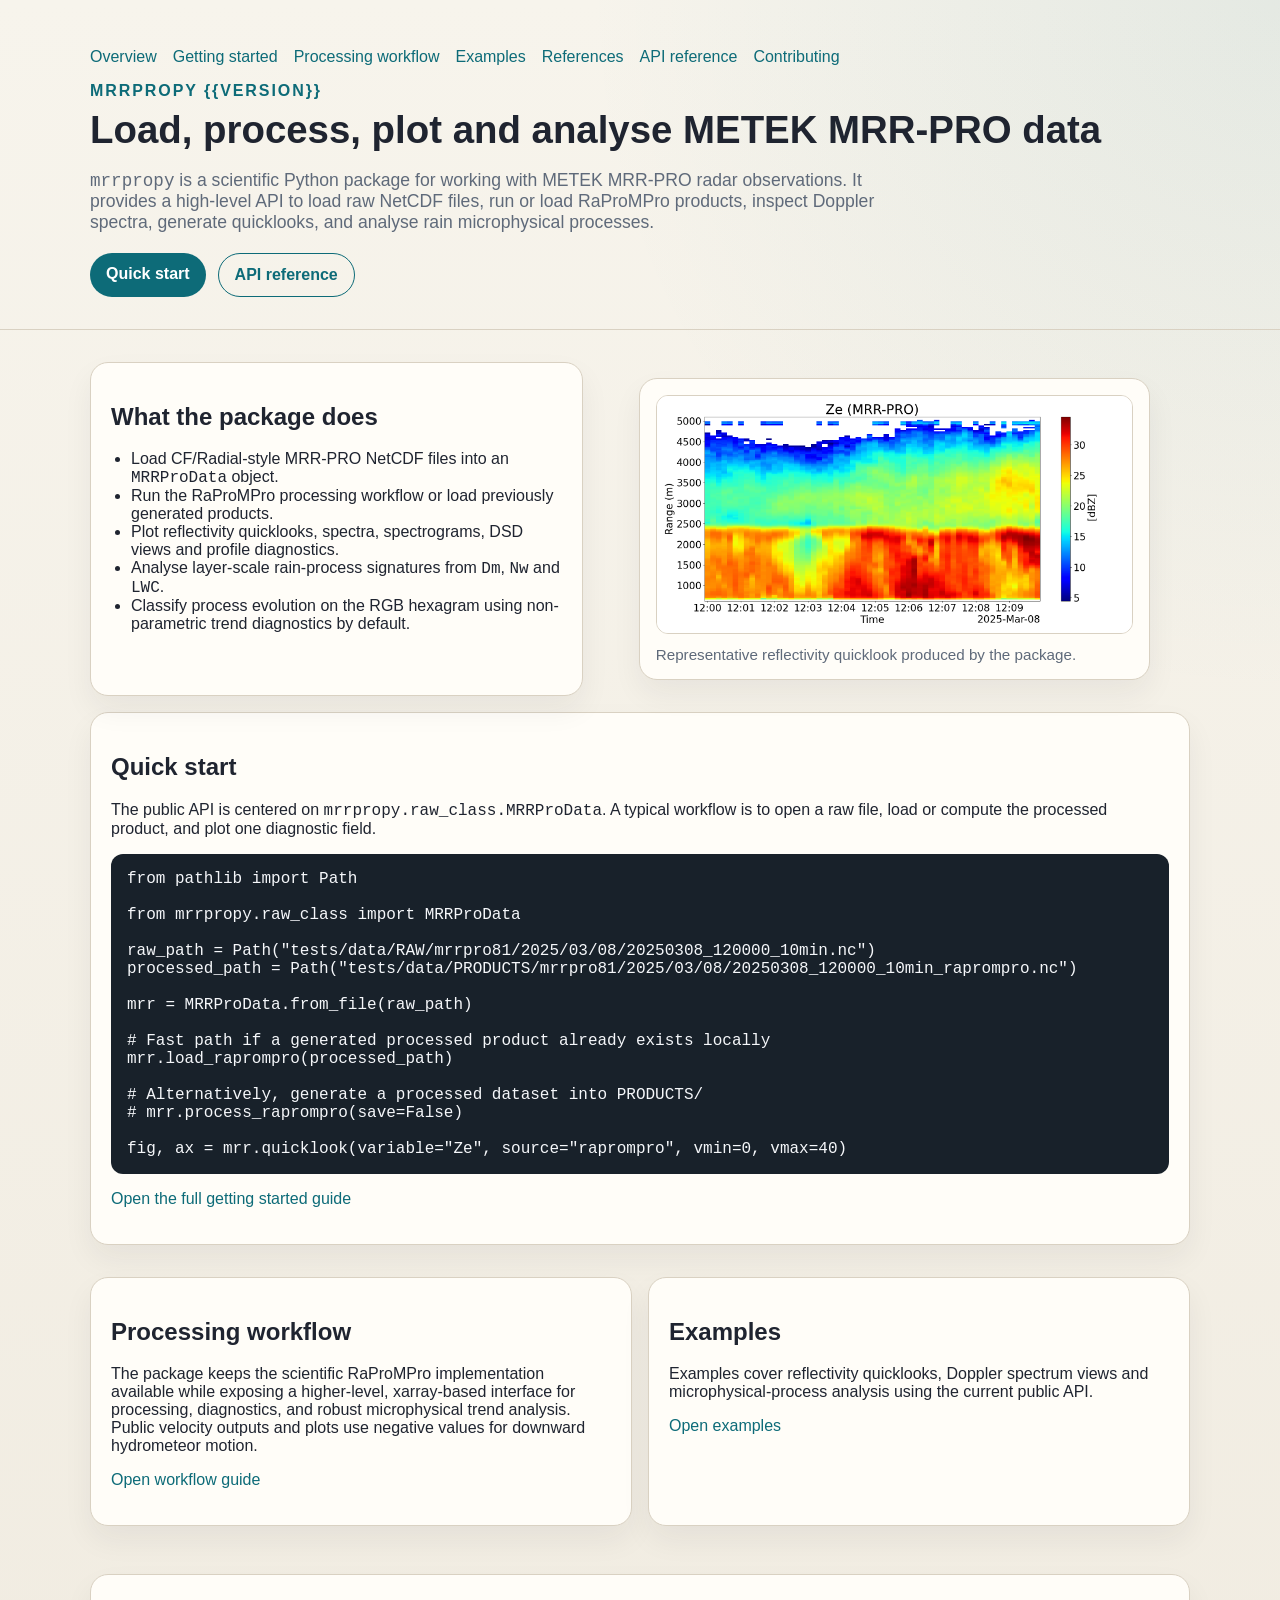
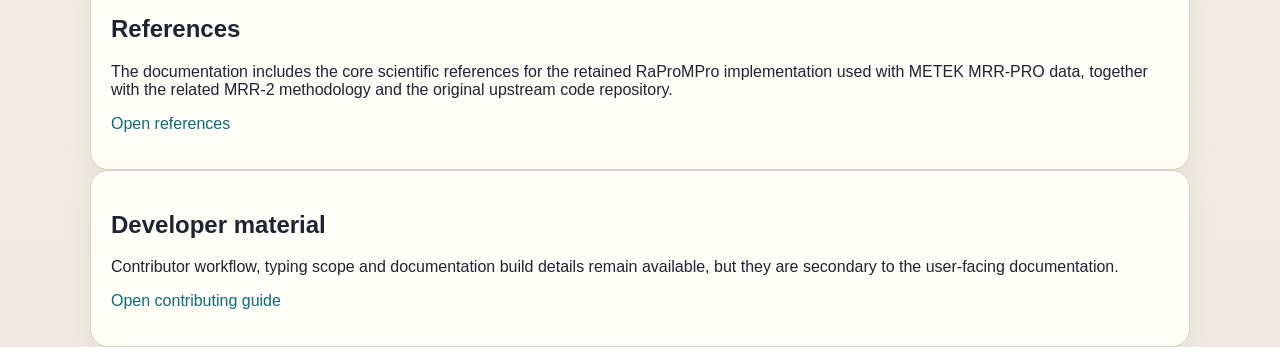
<file: docs/index.html>
<!DOCTYPE html>
<html lang="en">
<head>
  <meta charset="utf-8">
  <meta name="viewport" content="width=device-width, initial-scale=1">
  <title>mrrpropy</title>
  <link rel="stylesheet" href="assets/site.css">
</head>
<body>
  <header class="site-header">
    <div class="wrap">
      <nav class="nav">
        <a href="index.html">Overview</a>
        <a href="getting-started.html">Getting started</a>
        <a href="processing-workflow.html">Processing workflow</a>
        <a href="examples.html">Examples</a>
        <a href="references.html">References</a>
        <a href="api/mrrpropy.html">API reference</a>
        <a href="contributing.html">Contributing</a>
      </nav>
      <p class="eyebrow">mrrpropy {{VERSION}}</p>
      <h1>Load, process, plot and analyse METEK MRR-PRO data</h1>
      <p class="lead">
        <code>mrrpropy</code> is a scientific Python package for working with
        METEK MRR-PRO radar observations. It provides a high-level API to load raw
        NetCDF files, run or load RaProMPro products, inspect Doppler spectra,
        generate quicklooks, and analyse rain microphysical processes.
      </p>
      <div class="cta-row">
        <a class="button" href="getting-started.html">Quick start</a>
        <a class="button secondary" href="api/mrrpropy.html">API reference</a>
      </div>
    </div>
  </header>

  <main class="wrap">
    <section class="hero-grid">
      <div class="card">
        <h2>What the package does</h2>
        <ul>
          <li>Load CF/Radial-style MRR-PRO NetCDF files into an <code>MRRProData</code> object.</li>
          <li>Run the RaProMPro processing workflow or load previously generated products.</li>
          <li>Plot reflectivity quicklooks, spectra, spectrograms, DSD views and profile diagnostics.</li>
        <li>Analyse layer-scale rain-process signatures from <code>Dm</code>, <code>Nw</code> and <code>LWC</code>.</li>
        <li>Classify process evolution on the RGB hexagram using non-parametric trend diagnostics by default.</li>
        </ul>
      </div>
      <figure class="figure-card">
        <img src="assets/hero_quicklook_ze.png" alt="Quicklook of Ze generated from mrrpropy">
        <figcaption>Representative reflectivity quicklook produced by the package.</figcaption>
      </figure>
    </section>

    <section class="card">
      <h2>Quick start</h2>
      <p>
        The public API is centered on <code>mrrpropy.raw_class.MRRProData</code>.
        A typical workflow is to open a raw file, load or compute the processed
        product, and plot one diagnostic field.
      </p>
      <pre><code>from pathlib import Path

from mrrpropy.raw_class import MRRProData

raw_path = Path("tests/data/RAW/mrrpro81/2025/03/08/20250308_120000_10min.nc")
processed_path = Path("tests/data/PRODUCTS/mrrpro81/2025/03/08/20250308_120000_10min_raprompro.nc")

mrr = MRRProData.from_file(raw_path)

# Fast path if a generated processed product already exists locally
mrr.load_raprompro(processed_path)

# Alternatively, generate a processed dataset into PRODUCTS/
# mrr.process_raprompro(save=False)

fig, ax = mrr.quicklook(variable="Ze", source="raprompro", vmin=0, vmax=40)</code></pre>
      <p><a href="getting-started.html">Open the full getting started guide</a></p>
    </section>

    <section class="grid two-up">
      <section class="card">
        <h2>Processing workflow</h2>
        <p>
          The package keeps the scientific RaProMPro implementation available while
          exposing a higher-level, xarray-based interface for processing, diagnostics,
          and robust microphysical trend analysis. Public velocity outputs and plots
          use negative values for downward hydrometeor motion.
        </p>
        <p><a href="processing-workflow.html">Open workflow guide</a></p>
      </section>
      <section class="card">
        <h2>Examples</h2>
        <p>
          Examples cover reflectivity quicklooks, Doppler spectrum views and
          microphysical-process analysis using the current public API.
        </p>
        <p><a href="examples.html">Open examples</a></p>
      </section>
    </section>

    <section class="card">
      <h2>References</h2>
      <p>
        The documentation includes the core scientific references for the retained
        RaProMPro implementation used with METEK MRR-PRO data, together with the
        related MRR-2 methodology and the original upstream code repository.
      </p>
      <p><a href="references.html">Open references</a></p>
    </section>

    <section class="card">
      <h2>Developer material</h2>
      <p>
        Contributor workflow, typing scope and documentation build details remain
        available, but they are secondary to the user-facing documentation.
      </p>
      <p><a href="contributing.html">Open contributing guide</a></p>
    </section>
  </main>
</body>
</html>
</file>
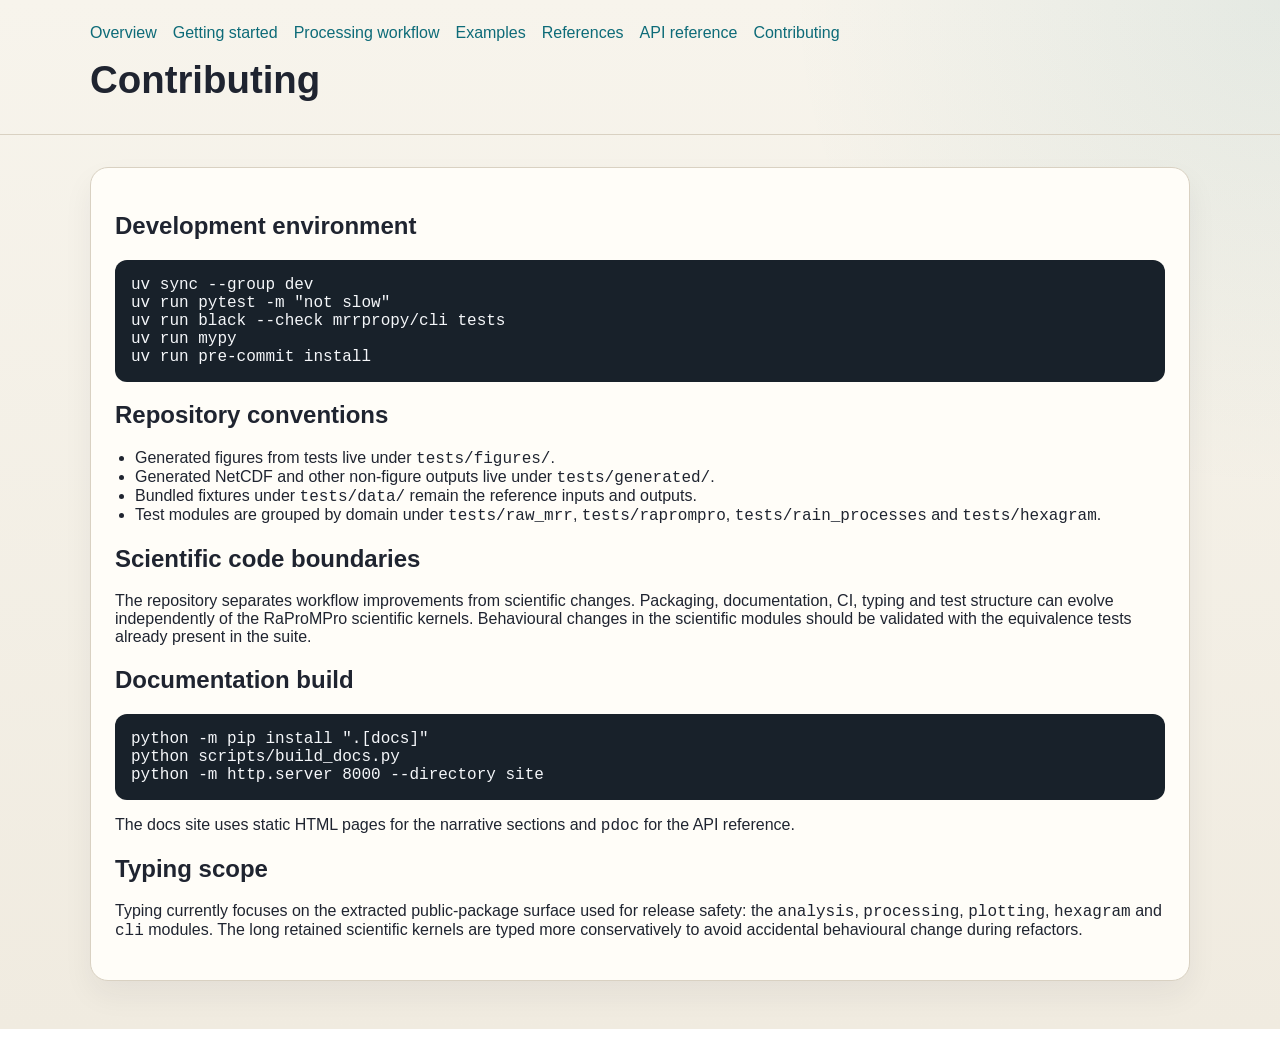
<file: docs/contributing.html>
<!DOCTYPE html>
<html lang="en">
<head>
  <meta charset="utf-8">
  <meta name="viewport" content="width=device-width, initial-scale=1">
  <title>mrrpropy contributing</title>
  <link rel="stylesheet" href="assets/site.css">
</head>
<body>
  <header class="site-header compact">
    <div class="wrap">
      <nav class="nav">
        <a href="index.html">Overview</a>
        <a href="getting-started.html">Getting started</a>
        <a href="processing-workflow.html">Processing workflow</a>
        <a href="examples.html">Examples</a>
        <a href="references.html">References</a>
        <a href="api/mrrpropy.html">API reference</a>
        <a href="contributing.html">Contributing</a>
      </nav>
      <h1>Contributing</h1>
    </div>
  </header>

  <main class="wrap prose">
    <h2>Development environment</h2>
    <pre><code>uv sync --group dev
uv run pytest -m "not slow"
uv run black --check mrrpropy/cli tests
uv run mypy
uv run pre-commit install</code></pre>

    <h2>Repository conventions</h2>
    <ul>
      <li>Generated figures from tests live under <code>tests/figures/</code>.</li>
      <li>Generated NetCDF and other non-figure outputs live under <code>tests/generated/</code>.</li>
      <li>Bundled fixtures under <code>tests/data/</code> remain the reference inputs and outputs.</li>
      <li>Test modules are grouped by domain under <code>tests/raw_mrr</code>, <code>tests/raprompro</code>, <code>tests/rain_processes</code> and <code>tests/hexagram</code>.</li>
    </ul>

    <h2>Scientific code boundaries</h2>
    <p>
      The repository separates workflow improvements from scientific changes. Packaging,
      documentation, CI, typing and test structure can evolve independently of the
      RaProMPro scientific kernels. Behavioural changes in the scientific modules should
      be validated with the equivalence tests already present in the suite.
    </p>

    <h2>Documentation build</h2>
    <pre><code>python -m pip install ".[docs]"
python scripts/build_docs.py
python -m http.server 8000 --directory site</code></pre>
    <p>
      The docs site uses static HTML pages for the narrative sections and
      <code>pdoc</code> for the API reference.
    </p>

    <h2>Typing scope</h2>
    <p>
      Typing currently focuses on the extracted public-package surface used for
      release safety: the <code>analysis</code>, <code>processing</code>,
      <code>plotting</code>, <code>hexagram</code> and <code>cli</code> modules.
      The long retained scientific kernels are typed more conservatively to avoid
      accidental behavioural change during refactors.
    </p>
  </main>
</body>
</html>
</file>
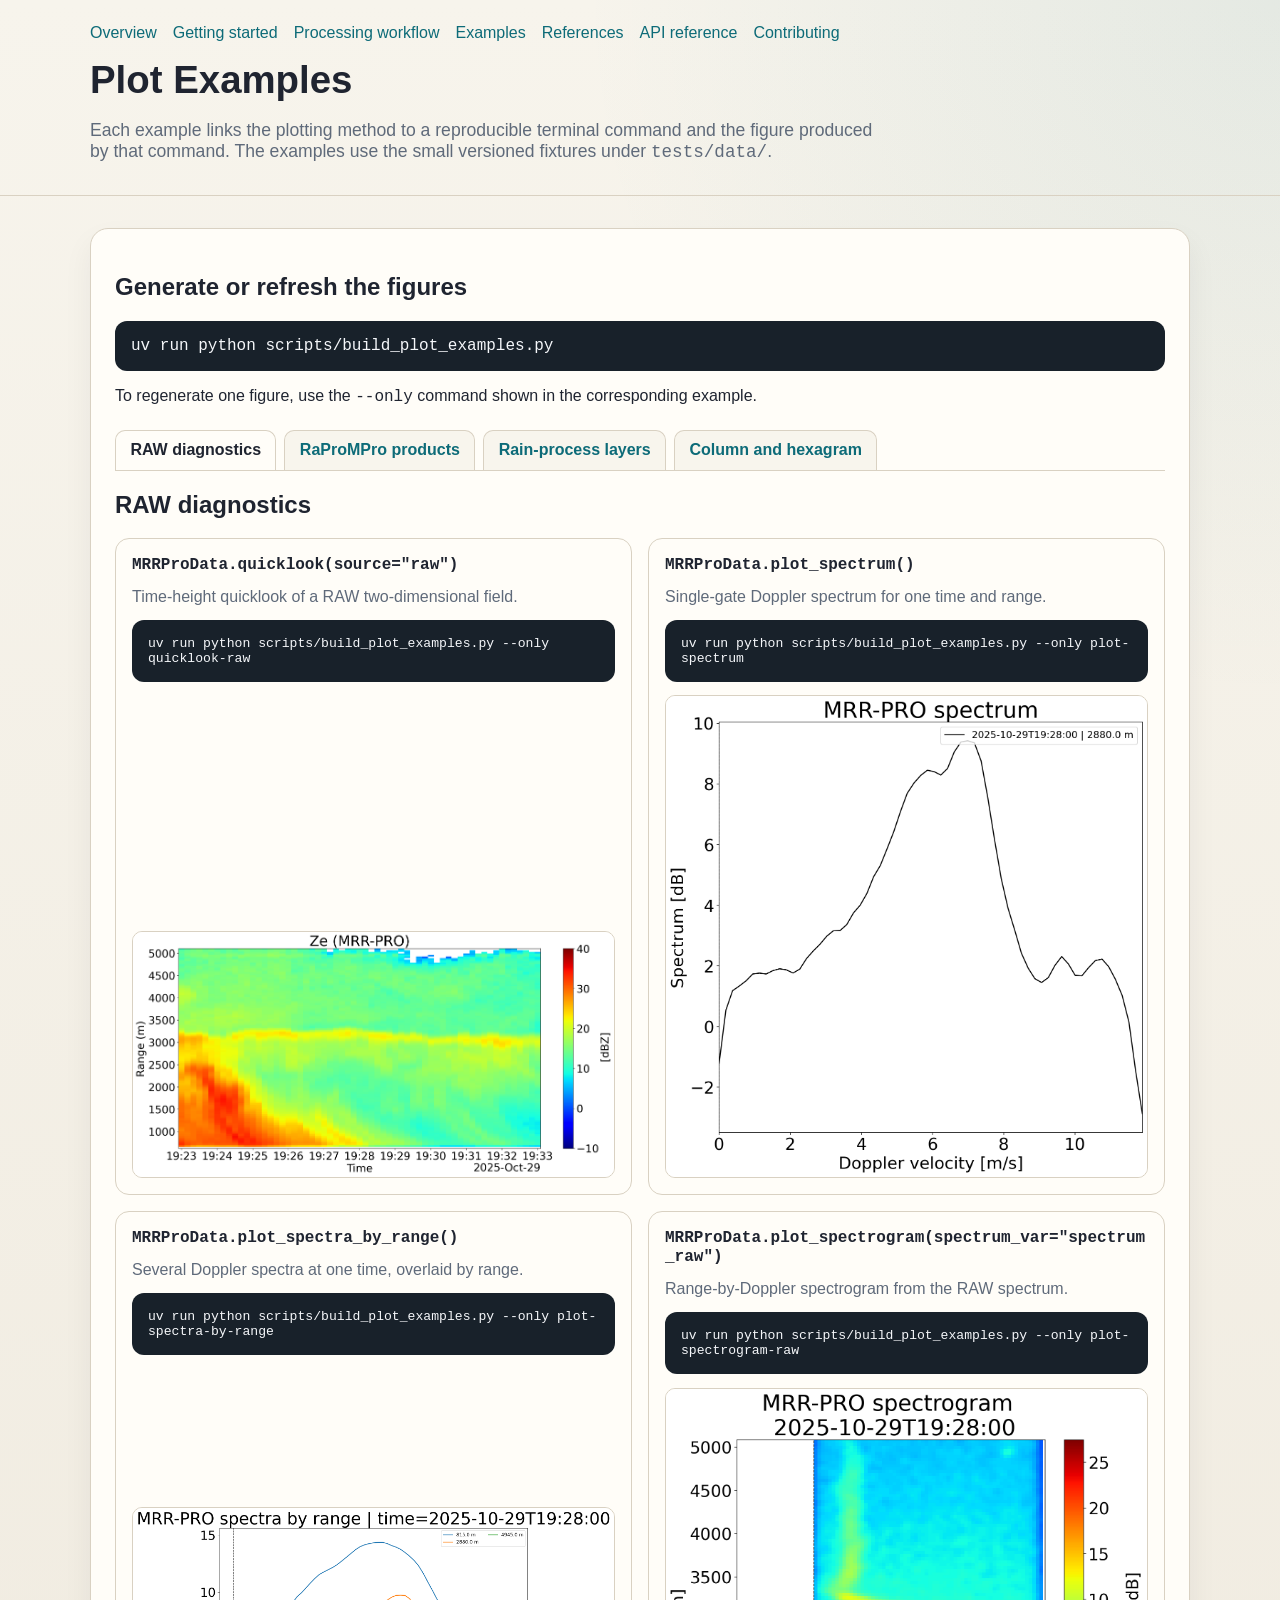
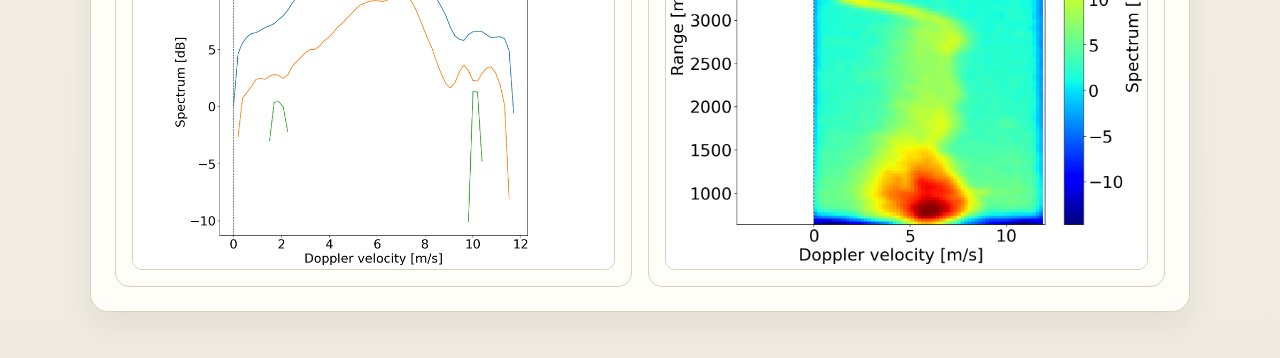
<file: docs/examples.html>
<!DOCTYPE html>
<html lang="en">
<head>
  <meta charset="utf-8">
  <meta name="viewport" content="width=device-width, initial-scale=1">
  <title>mrrpropy plot examples</title>
  <link rel="stylesheet" href="assets/site.css">
</head>
<body>
  <header class="site-header compact">
    <div class="wrap">
      <nav class="nav">
        <a href="index.html">Overview</a>
        <a href="getting-started.html">Getting started</a>
        <a href="processing-workflow.html">Processing workflow</a>
        <a href="examples.html">Examples</a>
        <a href="references.html">References</a>
        <a href="api/mrrpropy.html">API reference</a>
        <a href="contributing.html">Contributing</a>
      </nav>
      <h1>Plot Examples</h1>
      <p class="lead">
        Each example links the plotting method to a reproducible terminal command
        and the figure produced by that command. The examples use the small
        versioned fixtures under <code>tests/data/</code>.
      </p>
    </div>
  </header>

  <main class="wrap prose">
    <section>
      <h2>Generate or refresh the figures</h2>
      <pre><code>uv run python scripts/build_plot_examples.py</code></pre>
      <p>
        To regenerate one figure, use the <code>--only</code> command shown in
        the corresponding example.
      </p>
    </section>

    <section class="plot-tabs">
      <input type="radio" name="plot-tabs" id="tab-raw" checked>
      <input type="radio" name="plot-tabs" id="tab-processed">
      <input type="radio" name="plot-tabs" id="tab-processes">
      <input type="radio" name="plot-tabs" id="tab-column">

      <div class="tab-list" role="tablist" aria-label="Plot example groups">
        <label for="tab-raw" role="tab">RAW diagnostics</label>
        <label for="tab-processed" role="tab">RaProMPro products</label>
        <label for="tab-processes" role="tab">Rain-process layers</label>
        <label for="tab-column" role="tab">Column and hexagram</label>
      </div>

      <section class="tab-panel raw-panel">
        <h2>RAW diagnostics</h2>
        <div class="example-grid">
          <article class="plot-card">
            <h3><code>MRRProData.quicklook(source="raw")</code></h3>
            <p>Time-height quicklook of a RAW two-dimensional field.</p>
            <pre><code>uv run python scripts/build_plot_examples.py --only quicklook-raw</code></pre>
            <figure>
              <img src="assets/plot-examples/quicklook_raw_ze.png" alt="RAW Ze quicklook">
            </figure>
          </article>

          <article class="plot-card">
            <h3><code>MRRProData.plot_spectrum()</code></h3>
            <p>Single-gate Doppler spectrum for one time and range.</p>
            <pre><code>uv run python scripts/build_plot_examples.py --only plot-spectrum</code></pre>
            <figure>
              <img src="assets/plot-examples/plot_spectrum.png" alt="Single Doppler spectrum">
            </figure>
          </article>

          <article class="plot-card">
            <h3><code>MRRProData.plot_spectra_by_range()</code></h3>
            <p>Several Doppler spectra at one time, overlaid by range.</p>
            <pre><code>uv run python scripts/build_plot_examples.py --only plot-spectra-by-range</code></pre>
            <figure>
              <img src="assets/plot-examples/plot_spectra_by_range.png" alt="Doppler spectra by range">
            </figure>
          </article>

          <article class="plot-card">
            <h3><code>MRRProData.plot_spectrogram(spectrum_var="spectrum_raw")</code></h3>
            <p>Range-by-Doppler spectrogram from the RAW spectrum.</p>
            <pre><code>uv run python scripts/build_plot_examples.py --only plot-spectrogram-raw</code></pre>
            <figure>
              <img src="assets/plot-examples/plot_spectrogram_raw.png" alt="RAW Doppler spectrogram">
            </figure>
          </article>
        </div>
      </section>

      <section class="tab-panel processed-panel">
        <h2>RaProMPro products</h2>
        <div class="example-grid">
          <article class="plot-card">
            <h3><code>MRRProData.quicklook(source="raprompro")</code></h3>
            <p>Time-height quicklook of a processed RaProMPro field.</p>
            <pre><code>uv run python scripts/build_plot_examples.py --only quicklook-raprompro</code></pre>
            <figure>
              <img src="assets/plot-examples/quicklook_raprompro_ze.png" alt="Processed Ze quicklook">
            </figure>
          </article>

          <article class="plot-card">
            <h3><code>MRRProData.plot_spectrogram(spectrum_var="spe_3D")</code></h3>
            <p>Range-by-Doppler spectrogram from the dealiased processed spectra.</p>
            <pre><code>uv run python scripts/build_plot_examples.py --only plot-spectrogram-raprompro</code></pre>
            <figure>
              <img src="assets/plot-examples/plot_spectrogram_raprompro.png" alt="Processed Doppler spectrogram">
            </figure>
          </article>

          <article class="plot-card">
            <h3><code>MRRProData.plot_DSDgram()</code></h3>
            <p>Drop-size distribution as a range-by-drop-size image at one time.</p>
            <pre><code>uv run python scripts/build_plot_examples.py --only plot-dsdgram</code></pre>
            <figure>
              <img src="assets/plot-examples/plot_dsdgram.png" alt="DSDgram">
            </figure>
          </article>

          <article class="plot-card">
            <h3><code>MRRProData.plot_DSD_by_range()</code></h3>
            <p>Drop-size distribution curves at selected ranges.</p>
            <pre><code>uv run python scripts/build_plot_examples.py --only plot-dsd-by-range</code></pre>
            <figure>
              <img src="assets/plot-examples/plot_dsd_by_range.png" alt="DSD by range">
            </figure>
          </article>

          <article class="plot-card">
            <h3><code>MRRProData.plot_microphysical_properties_profiles()</code></h3>
            <p>Vertical profiles of processed microphysical variables at one time.</p>
            <pre><code>uv run python scripts/build_plot_examples.py --only plot-microphysical-profiles</code></pre>
            <figure>
              <img src="assets/plot-examples/plot_microphysical_properties_profiles.png" alt="Microphysical profiles">
            </figure>
          </article>
        </div>
      </section>

      <section class="tab-panel processes-panel">
        <h2>Rain-process layers</h2>
        <div class="example-grid">
          <article class="plot-card">
            <h3><code>MRRProData.plot_rain_process_in_layer_2D()</code></h3>
            <p>Layer event scatter of two microphysical variables, colored by a third.</p>
            <pre><code>uv run python scripts/build_plot_examples.py --only plot-rain-process-2d</code></pre>
            <figure>
              <img src="assets/plot-examples/plot_rain_process_in_layer_2d.png" alt="Rain process 2D scatter">
            </figure>
          </article>

          <article class="plot-card">
            <h3><code>MRRProData.plot_event_scatter()</code></h3>
            <p>Event-level scatter for a selected time window and height layer.</p>
            <pre><code>uv run python scripts/build_plot_examples.py --only plot-event-scatter</code></pre>
            <figure>
              <img src="assets/plot-examples/plot_event_scatter.png" alt="Event scatter">
            </figure>
          </article>

          <article class="plot-card">
            <h3><code>MRRProData.plot_region_scatter()</code></h3>
            <p>Scatter filtered to selected classified process regions.</p>
            <pre><code>uv run python scripts/build_plot_examples.py --only plot-region-scatter</code></pre>
            <figure>
              <img src="assets/plot-examples/plot_region_scatter.png" alt="Region scatter">
            </figure>
          </article>

          <article class="plot-card">
            <h3><code>MRRProData.plot_process_scatter()</code></h3>
            <p>Scatter for one representative classified process label.</p>
            <pre><code>uv run python scripts/build_plot_examples.py --only plot-process-scatter</code></pre>
            <figure>
              <img src="assets/plot-examples/plot_process_scatter.png" alt="Process scatter">
            </figure>
          </article>

          <article class="plot-card">
            <h3><code>MRRProData.plot_event_vertical_percent_profiles()</code></h3>
            <p>Relative vertical profiles through the selected rain event.</p>
            <pre><code>uv run python scripts/build_plot_examples.py --only plot-event-vertical-profiles</code></pre>
            <figure>
              <img src="assets/plot-examples/plot_event_vertical_percent_profiles.png" alt="Event vertical percent profiles">
            </figure>
          </article>

          <article class="plot-card">
            <h3><code>MRRProData.plot_process_vertical_percent_profiles()</code></h3>
            <p>Relative vertical profiles filtered by one process label.</p>
            <pre><code>uv run python scripts/build_plot_examples.py --only plot-process-vertical-profiles</code></pre>
            <figure>
              <img src="assets/plot-examples/plot_process_vertical_percent_profiles.png" alt="Process vertical percent profiles">
            </figure>
          </article>

          <article class="plot-card">
            <h3><code>MRRProData.plot_rain_process_in_layer_hexagram()</code></h3>
            <p>Layer trend samples projected on the RGB process hexagram.</p>
            <pre><code>uv run python scripts/build_plot_examples.py --only plot-layer-hexagram</code></pre>
            <figure>
              <img src="assets/plot-examples/plot_rain_process_in_layer_hexagram.png" alt="Layer process hexagram">
            </figure>
          </article>

          <article class="plot-card">
            <h3><code>MRRProData.plot_processes_evolution()</code></h3>
            <p>Multipanel summary of process classification evolution through time.</p>
            <pre><code>uv run python scripts/build_plot_examples.py --only plot-processes-evolution</code></pre>
            <figure>
              <img src="assets/plot-examples/plot_processes_evolution.png" alt="Processes evolution">
            </figure>
          </article>

          <article class="plot-card">
            <h3><code>MRRProData.plot_classified_processes_on_hexagram()</code></h3>
            <p>Classified process samples over the RGB hexagram background.</p>
            <pre><code>uv run python scripts/build_plot_examples.py --only plot-classified-hexagram</code></pre>
            <figure>
              <img src="assets/plot-examples/plot_classified_processes_on_hexagram.png" alt="Classified processes on hexagram">
            </figure>
          </article>
        </div>
      </section>

      <section class="tab-panel column-panel">
        <h2>Column and hexagram diagnostics</h2>
        <div class="example-grid">
          <article class="plot-card">
            <h3><code>MRRProData.plot_column_process_scan()</code></h3>
            <p>Column scan of rain-process labels across time and height windows.</p>
            <pre><code>uv run python scripts/build_plot_examples.py --only plot-column-process-scan</code></pre>
            <figure>
              <img src="assets/plot-examples/plot_column_process_scan.png" alt="Column process scan">
            </figure>
          </article>

          <article class="plot-card">
            <h3><code>MRRProData.plot_scan_process_scatter_compare()</code></h3>
            <p>Process-wise scatter comparison from the column scan dataframe.</p>
            <pre><code>uv run python scripts/build_plot_examples.py --only plot-scan-scatter-compare</code></pre>
            <figure>
              <img src="assets/plot-examples/plot_scan_process_scatter_compare.png" alt="Scan process scatter comparison">
            </figure>
          </article>

          <article class="plot-card">
            <h3><code>plot_fused_process_quicklook()</code></h3>
            <p>Quicklook overlay of fused vertical process events on scan context.</p>
            <pre><code>uv run python scripts/build_plot_examples.py --only plot-fused-quicklook</code></pre>
            <figure>
              <img src="assets/plot-examples/plot_fused_process_quicklook.png" alt="Fused process quicklook">
            </figure>
          </article>

          <article class="plot-card">
            <h3><code>plot_process_to_hexagram()</code></h3>
            <p>Theoretical RGB hexagram mask for one rain-process signature.</p>
            <pre><code>uv run python scripts/build_plot_examples.py --only plot-hexagram-process</code></pre>
            <figure>
              <img src="assets/plot-examples/plot_process_to_hexagram.png" alt="Process mask on RGB hexagram">
            </figure>
          </article>
        </div>
      </section>
    </section>
  </main>
</body>
</html>
</file>
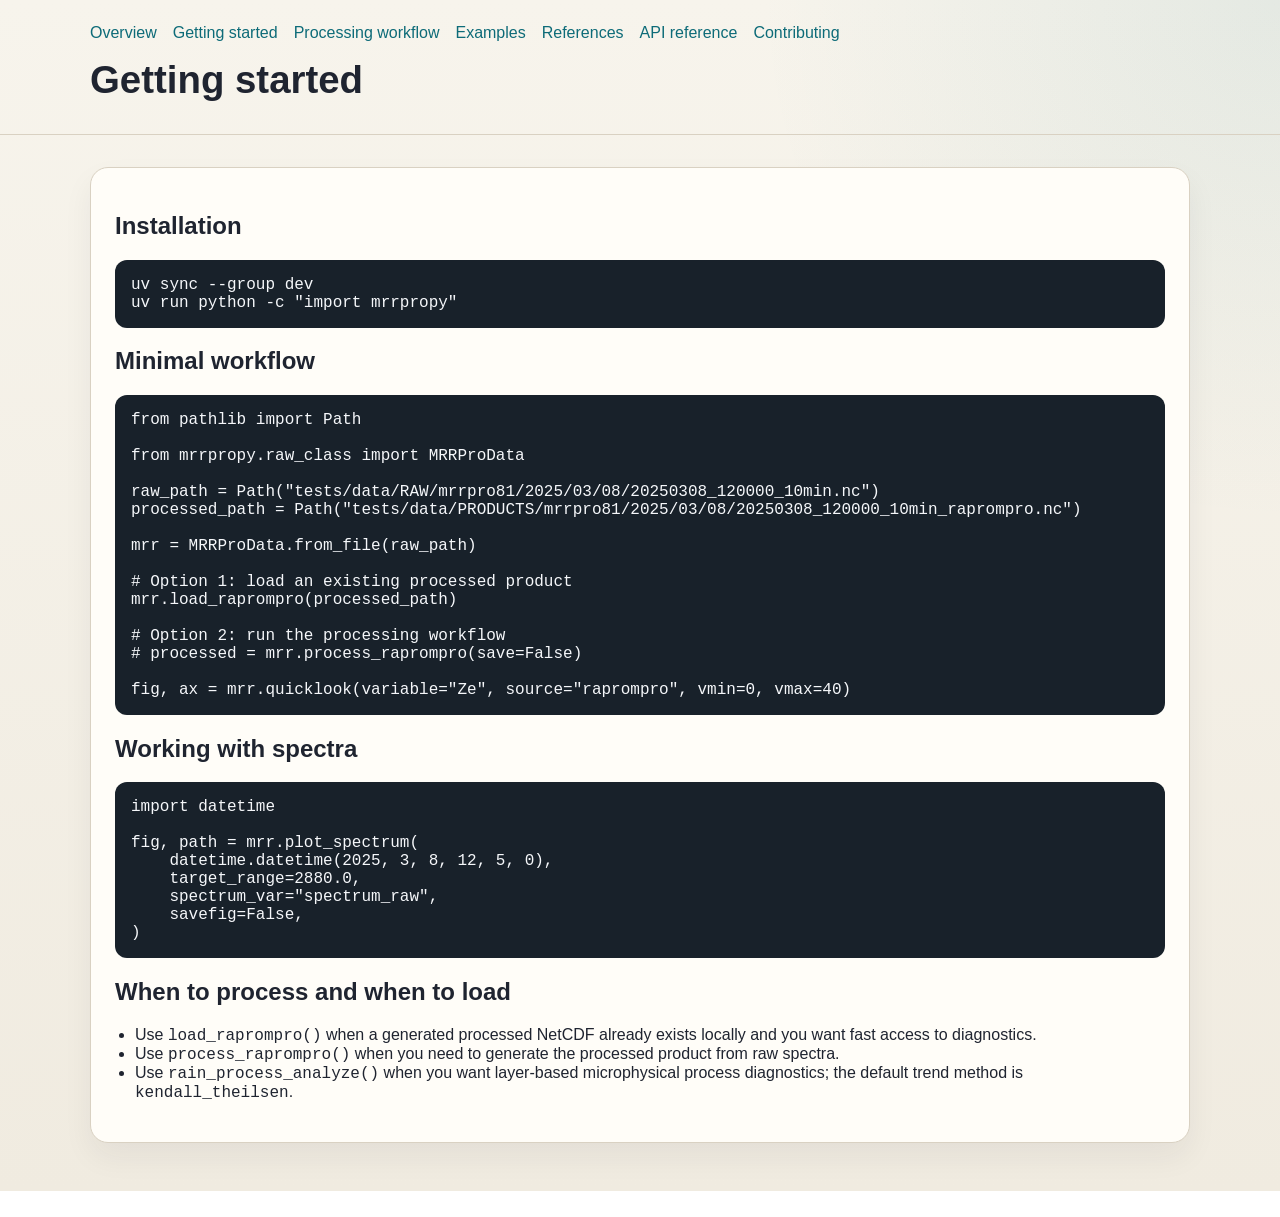
<file: docs/getting-started.html>
<!DOCTYPE html>
<html lang="en">
<head>
  <meta charset="utf-8">
  <meta name="viewport" content="width=device-width, initial-scale=1">
  <title>mrrpropy getting started</title>
  <link rel="stylesheet" href="assets/site.css">
</head>
<body>
  <header class="site-header compact">
    <div class="wrap">
      <nav class="nav">
        <a href="index.html">Overview</a>
        <a href="getting-started.html">Getting started</a>
        <a href="processing-workflow.html">Processing workflow</a>
        <a href="examples.html">Examples</a>
        <a href="references.html">References</a>
        <a href="api/mrrpropy.html">API reference</a>
        <a href="contributing.html">Contributing</a>
      </nav>
      <h1>Getting started</h1>
    </div>
  </header>

  <main class="wrap prose">
    <h2>Installation</h2>
    <pre><code>uv sync --group dev
uv run python -c "import mrrpropy"</code></pre>

    <h2>Minimal workflow</h2>
    <pre><code>from pathlib import Path

from mrrpropy.raw_class import MRRProData

raw_path = Path("tests/data/RAW/mrrpro81/2025/03/08/20250308_120000_10min.nc")
processed_path = Path("tests/data/PRODUCTS/mrrpro81/2025/03/08/20250308_120000_10min_raprompro.nc")

mrr = MRRProData.from_file(raw_path)

# Option 1: load an existing processed product
mrr.load_raprompro(processed_path)

# Option 2: run the processing workflow
# processed = mrr.process_raprompro(save=False)

fig, ax = mrr.quicklook(variable="Ze", source="raprompro", vmin=0, vmax=40)</code></pre>

    <h2>Working with spectra</h2>
    <pre><code>import datetime

fig, path = mrr.plot_spectrum(
    datetime.datetime(2025, 3, 8, 12, 5, 0),
    target_range=2880.0,
    spectrum_var="spectrum_raw",
    savefig=False,
)</code></pre>

    <h2>When to process and when to load</h2>
    <ul>
      <li>Use <code>load_raprompro()</code> when a generated processed NetCDF already exists locally and you want fast access to diagnostics.</li>
      <li>Use <code>process_raprompro()</code> when you need to generate the processed product from raw spectra.</li>
      <li>Use <code>rain_process_analyze()</code> when you want layer-based microphysical process diagnostics; the default trend method is <code>kendall_theilsen</code>.</li>
    </ul>
  </main>
</body>
</html>
</file>
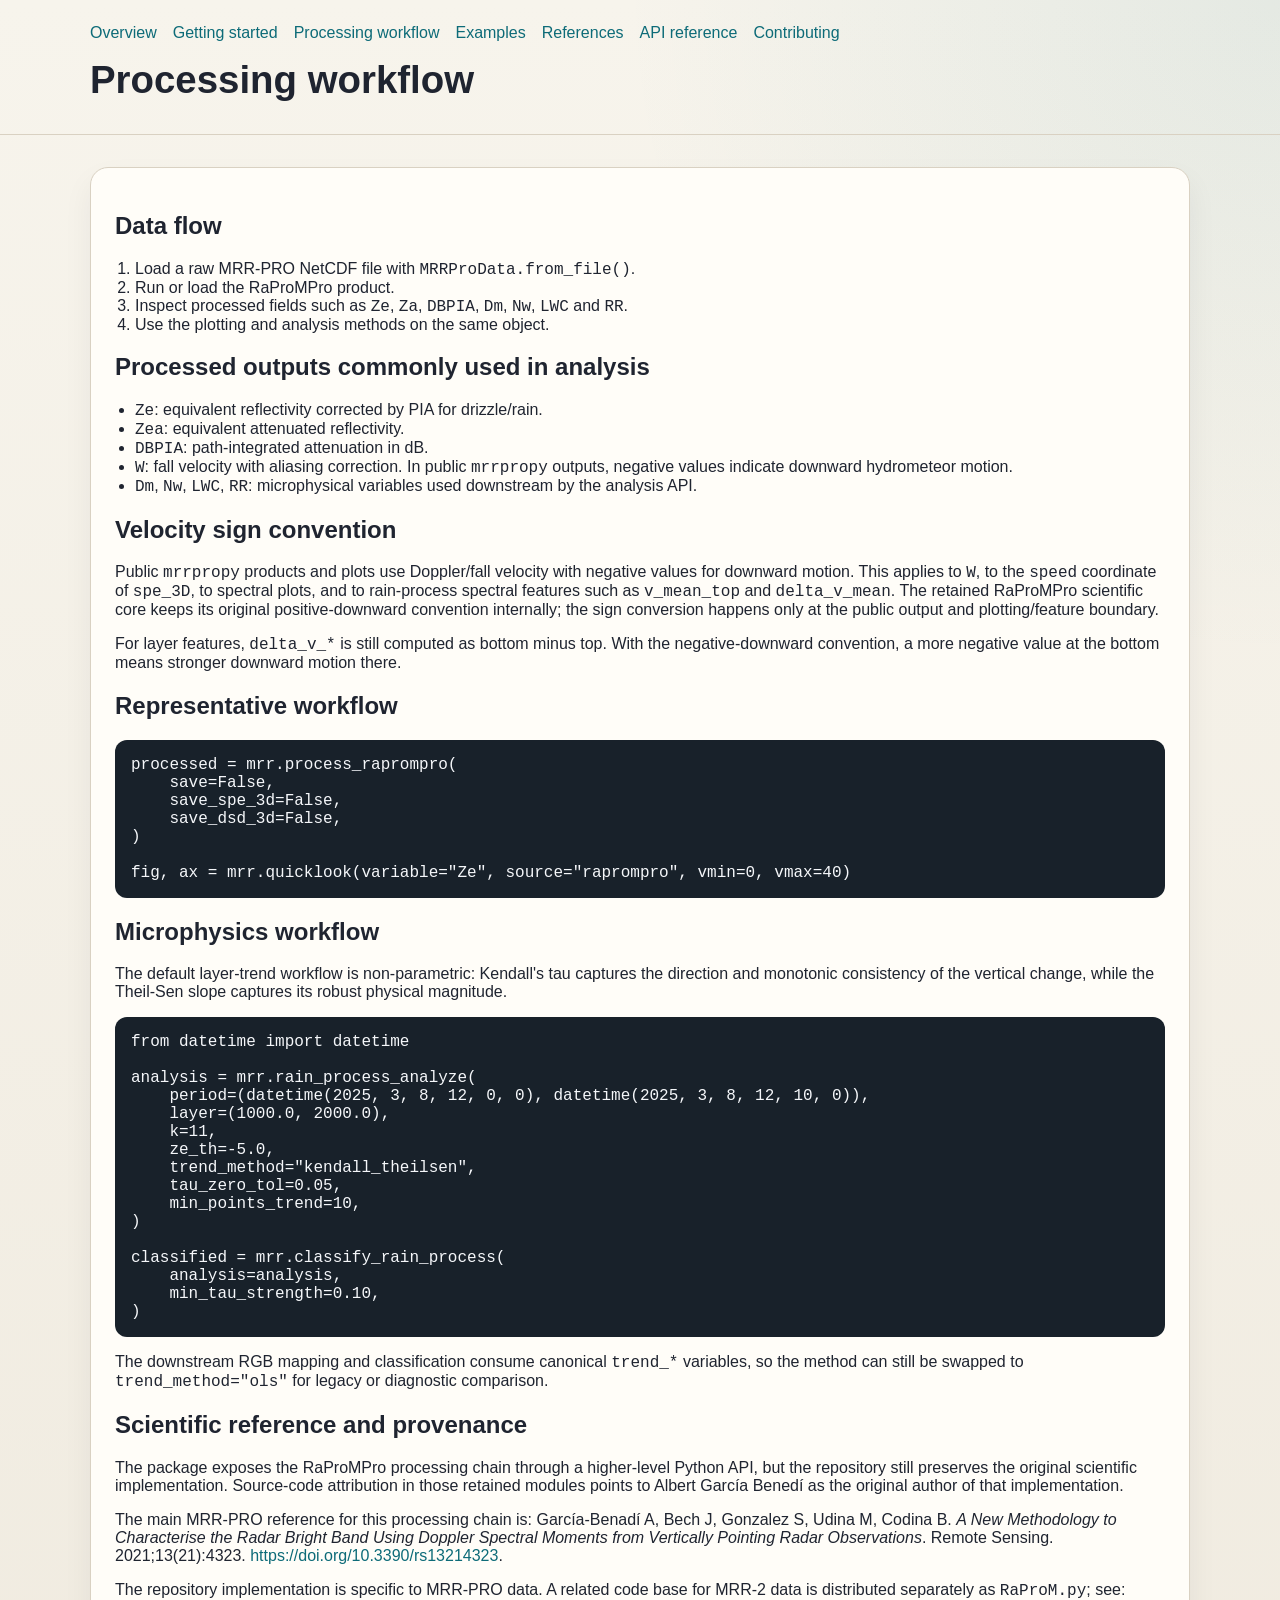
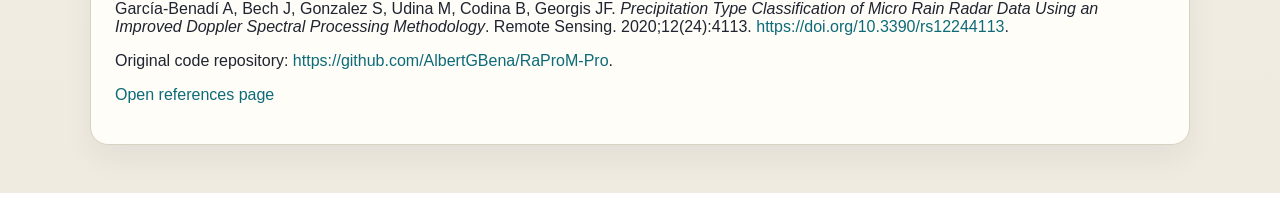
<file: docs/processing-workflow.html>
<!DOCTYPE html>
<html lang="en">
<head>
  <meta charset="utf-8">
  <meta name="viewport" content="width=device-width, initial-scale=1">
  <title>mrrpropy processing workflow</title>
  <link rel="stylesheet" href="assets/site.css">
</head>
<body>
  <header class="site-header compact">
    <div class="wrap">
      <nav class="nav">
        <a href="index.html">Overview</a>
        <a href="getting-started.html">Getting started</a>
        <a href="processing-workflow.html">Processing workflow</a>
        <a href="examples.html">Examples</a>
        <a href="references.html">References</a>
        <a href="api/mrrpropy.html">API reference</a>
        <a href="contributing.html">Contributing</a>
      </nav>
      <h1>Processing workflow</h1>
    </div>
  </header>

  <main class="wrap prose">
    <h2>Data flow</h2>
    <ol>
      <li>Load a raw MRR-PRO NetCDF file with <code>MRRProData.from_file()</code>.</li>
      <li>Run or load the RaProMPro product.</li>
      <li>Inspect processed fields such as <code>Ze</code>, <code>Za</code>, <code>DBPIA</code>, <code>Dm</code>, <code>Nw</code>, <code>LWC</code> and <code>RR</code>.</li>
      <li>Use the plotting and analysis methods on the same object.</li>
    </ol>

    <h2>Processed outputs commonly used in analysis</h2>
    <ul>
      <li><code>Ze</code>: equivalent reflectivity corrected by PIA for drizzle/rain.</li>
      <li><code>Zea</code>: equivalent attenuated reflectivity.</li>
      <li><code>DBPIA</code>: path-integrated attenuation in dB.</li>
      <li><code>W</code>: fall velocity with aliasing correction. In public <code>mrrpropy</code> outputs, negative values indicate downward hydrometeor motion.</li>
      <li><code>Dm</code>, <code>Nw</code>, <code>LWC</code>, <code>RR</code>: microphysical variables used downstream by the analysis API.</li>
    </ul>

    <h2>Velocity sign convention</h2>
    <p>
      Public <code>mrrpropy</code> products and plots use Doppler/fall velocity with
      negative values for downward motion. This applies to <code>W</code>, to the
      <code>speed</code> coordinate of <code>spe_3D</code>, to spectral plots, and to
      rain-process spectral features such as <code>v_mean_top</code> and
      <code>delta_v_mean</code>. The retained RaProMPro scientific core keeps its
      original positive-downward convention internally; the sign conversion happens
      only at the public output and plotting/feature boundary.
    </p>
    <p>
      For layer features, <code>delta_v_*</code> is still computed as bottom minus
      top. With the negative-downward convention, a more negative value at the
      bottom means stronger downward motion there.
    </p>

    <h2>Representative workflow</h2>
    <pre><code>processed = mrr.process_raprompro(
    save=False,
    save_spe_3d=False,
    save_dsd_3d=False,
)

fig, ax = mrr.quicklook(variable="Ze", source="raprompro", vmin=0, vmax=40)</code></pre>

    <h2>Microphysics workflow</h2>
    <p>
      The default layer-trend workflow is non-parametric: Kendall's tau captures
      the direction and monotonic consistency of the vertical change, while the
      Theil-Sen slope captures its robust physical magnitude.
    </p>
    <pre><code>from datetime import datetime

analysis = mrr.rain_process_analyze(
    period=(datetime(2025, 3, 8, 12, 0, 0), datetime(2025, 3, 8, 12, 10, 0)),
    layer=(1000.0, 2000.0),
    k=11,
    ze_th=-5.0,
    trend_method="kendall_theilsen",
    tau_zero_tol=0.05,
    min_points_trend=10,
)

classified = mrr.classify_rain_process(
    analysis=analysis,
    min_tau_strength=0.10,
)</code></pre>
    <p>
      The downstream RGB mapping and classification consume canonical
      <code>trend_*</code> variables, so the method can still be swapped to
      <code>trend_method="ols"</code> for legacy or diagnostic comparison.
    </p>

    <h2>Scientific reference and provenance</h2>
    <p>
      The package exposes the RaProMPro processing chain through a higher-level Python
      API, but the repository still preserves the original scientific implementation.
      Source-code attribution in those retained modules points to Albert García
      Benedí as the original author of that implementation.
    </p>
    <p>
      The main MRR-PRO reference for this processing chain is:
      García-Benadí A, Bech J, Gonzalez S, Udina M, Codina B. <em>A New Methodology
      to Characterise the Radar Bright Band Using Doppler Spectral Moments from
      Vertically Pointing Radar Observations</em>. Remote Sensing. 2021;13(21):4323.
      <a href="https://doi.org/10.3390/rs13214323">https://doi.org/10.3390/rs13214323</a>.
    </p>
    <p>
      The repository implementation is specific to MRR-PRO data. A related code base
      for MRR-2 data is distributed separately as <code>RaProM.py</code>; see:
      García-Benadí A, Bech J, Gonzalez S, Udina M, Codina B, Georgis JF.
      <em>Precipitation Type Classification of Micro Rain Radar Data Using an
      Improved Doppler Spectral Processing Methodology</em>. Remote Sensing.
      2020;12(24):4113.
      <a href="https://doi.org/10.3390/rs12244113">https://doi.org/10.3390/rs12244113</a>.
    </p>
    <p>
      Original code repository:
      <a href="https://github.com/AlbertGBena/RaProM-Pro">https://github.com/AlbertGBena/RaProM-Pro</a>.
    </p>
    <p><a href="references.html">Open references page</a></p>
  </main>
</body>
</html>
</file>
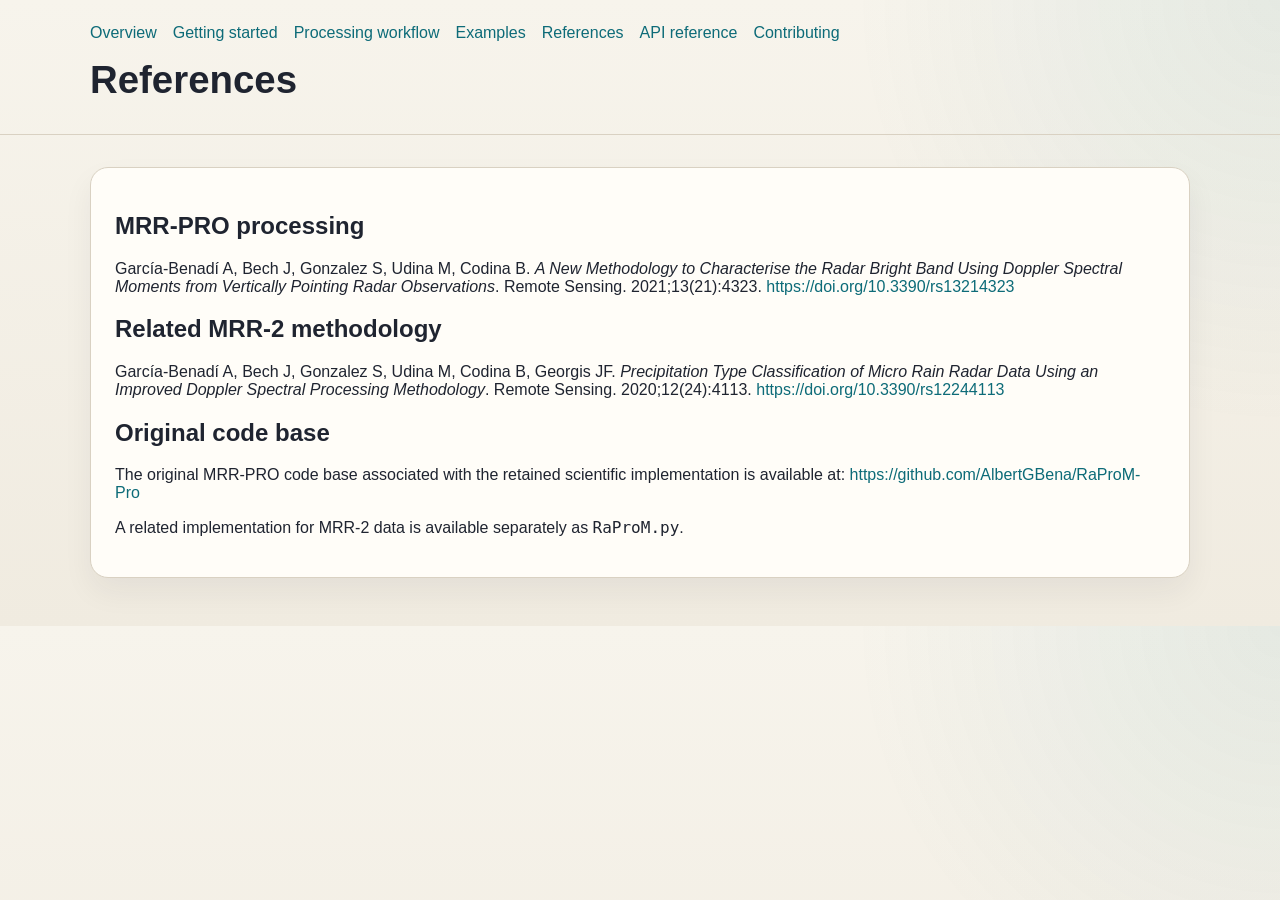
<file: docs/references.html>
<!DOCTYPE html>
<html lang="en">
<head>
  <meta charset="utf-8">
  <meta name="viewport" content="width=device-width, initial-scale=1">
  <title>mrrpropy references</title>
  <link rel="stylesheet" href="assets/site.css">
</head>
<body>
  <header class="site-header compact">
    <div class="wrap">
      <nav class="nav">
        <a href="index.html">Overview</a>
        <a href="getting-started.html">Getting started</a>
        <a href="processing-workflow.html">Processing workflow</a>
        <a href="examples.html">Examples</a>
        <a href="references.html">References</a>
        <a href="api/mrrpropy.html">API reference</a>
        <a href="contributing.html">Contributing</a>
      </nav>
      <h1>References</h1>
    </div>
  </header>

  <main class="wrap prose">
    <h2>MRR-PRO processing</h2>
    <p>
      García-Benadí A, Bech J, Gonzalez S, Udina M, Codina B.
      <em>A New Methodology to Characterise the Radar Bright Band Using Doppler
      Spectral Moments from Vertically Pointing Radar Observations</em>.
      Remote Sensing. 2021;13(21):4323.
      <a href="https://doi.org/10.3390/rs13214323">https://doi.org/10.3390/rs13214323</a>
    </p>

    <h2>Related MRR-2 methodology</h2>
    <p>
      García-Benadí A, Bech J, Gonzalez S, Udina M, Codina B, Georgis JF.
      <em>Precipitation Type Classification of Micro Rain Radar Data Using an
      Improved Doppler Spectral Processing Methodology</em>.
      Remote Sensing. 2020;12(24):4113.
      <a href="https://doi.org/10.3390/rs12244113">https://doi.org/10.3390/rs12244113</a>
    </p>

    <h2>Original code base</h2>
    <p>
      The original MRR-PRO code base associated with the retained scientific
      implementation is available at:
      <a href="https://github.com/AlbertGBena/RaProM-Pro">https://github.com/AlbertGBena/RaProM-Pro</a>
    </p>
    <p>
      A related implementation for MRR-2 data is available separately as
      <code>RaProM.py</code>.
    </p>
  </main>
</body>
</html>
</file>
<file: docs/assets/site.css>
:root {
  --bg: #f5f2e9;
  --surface: #fffdf8;
  --ink: #1f2430;
  --muted: #5f6a7a;
  --accent: #0d6b78;
  --border: #d9d1c2;
}

* {
  box-sizing: border-box;
}

body {
  margin: 0;
  font-family: "Segoe UI", "Helvetica Neue", sans-serif;
  color: var(--ink);
  background:
    radial-gradient(circle at top right, rgba(13, 107, 120, 0.08), transparent 30%),
    linear-gradient(180deg, #f7f4ec 0%, #f0ebe0 100%);
}

.wrap {
  width: min(1100px, calc(100% - 2rem));
  margin: 0 auto;
}

.site-header {
  padding: 3rem 0 2rem;
  border-bottom: 1px solid var(--border);
}

.site-header.compact {
  padding: 1.5rem 0 1rem;
}

.eyebrow {
  margin: 0 0 0.5rem;
  text-transform: uppercase;
  letter-spacing: 0.12em;
  color: var(--accent);
  font-weight: 700;
}

h1, h2, h3 {
  line-height: 1.15;
}

h1 {
  margin: 0 0 1rem;
  font-size: clamp(2rem, 3vw, 3.4rem);
}

.lead {
  max-width: 50rem;
  color: var(--muted);
  font-size: 1.1rem;
}

.cta-row {
  display: flex;
  flex-wrap: wrap;
  gap: 0.75rem;
  margin-top: 1.25rem;
}

.button {
  display: inline-block;
  padding: 0.75rem 1rem;
  border-radius: 999px;
  background: var(--accent);
  color: white;
  text-decoration: none;
  font-weight: 600;
}

.button.secondary {
  background: transparent;
  color: var(--accent);
  border: 1px solid var(--accent);
}

.nav {
  display: flex;
  flex-wrap: wrap;
  gap: 1rem;
  margin-bottom: 1rem;
}

.nav a,
a {
  color: var(--accent);
  text-decoration: none;
}

.nav a:hover,
a:hover {
  text-decoration: underline;
}

.grid {
  display: grid;
  grid-template-columns: repeat(auto-fit, minmax(260px, 1fr));
  gap: 1rem;
  padding: 2rem 0 3rem;
}

.two-up {
  grid-template-columns: repeat(auto-fit, minmax(320px, 1fr));
}

.hero-grid {
  display: grid;
  grid-template-columns: minmax(280px, 1fr) minmax(320px, 1.2fr);
  gap: 1rem;
  padding: 2rem 0 1rem;
}

.card,
.prose,
.figure-card {
  background: var(--surface);
  border: 1px solid var(--border);
  border-radius: 18px;
  box-shadow: 0 14px 30px rgba(31, 36, 48, 0.06);
}

.card {
  padding: 1.25rem;
}

.figure-card {
  padding: 1rem;
}

.figure-card img {
  display: block;
  width: 100%;
  height: auto;
  border-radius: 12px;
  border: 1px solid var(--border);
}

.figure-card figcaption {
  margin-top: 0.75rem;
  color: var(--muted);
  font-size: 0.95rem;
}

.plot-tabs > input {
  position: absolute;
  opacity: 0;
  pointer-events: none;
}

.tab-list {
  display: flex;
  flex-wrap: wrap;
  gap: 0.5rem;
  margin: 1.5rem 0 1rem;
  border-bottom: 1px solid var(--border);
}

.tab-list label {
  display: inline-flex;
  align-items: center;
  min-height: 2.5rem;
  padding: 0.65rem 0.9rem;
  border: 1px solid var(--border);
  border-bottom: 0;
  border-radius: 10px 10px 0 0;
  color: var(--accent);
  background: #f8f5ed;
  cursor: pointer;
  font-weight: 700;
}

.tab-panel {
  display: none;
}

#tab-raw:checked ~ .tab-list label[for="tab-raw"],
#tab-processed:checked ~ .tab-list label[for="tab-processed"],
#tab-processes:checked ~ .tab-list label[for="tab-processes"],
#tab-column:checked ~ .tab-list label[for="tab-column"] {
  color: var(--ink);
  background: var(--surface);
}

#tab-raw:checked ~ .raw-panel,
#tab-processed:checked ~ .processed-panel,
#tab-processes:checked ~ .processes-panel,
#tab-column:checked ~ .column-panel {
  display: block;
}

.example-grid {
  display: grid;
  grid-template-columns: repeat(2, minmax(0, 1fr));
  gap: 1rem;
  margin-top: 1rem;
}

.plot-card {
  display: flex;
  flex-direction: column;
  gap: 0.85rem;
  padding: 1rem;
  border: 1px solid var(--border);
  border-radius: 14px;
  background: var(--surface);
}

.plot-card h3 {
  margin: 0;
  font-size: 1rem;
}

.plot-card h3 code {
  white-space: normal;
  overflow-wrap: anywhere;
}

.plot-card p {
  margin: 0;
  color: var(--muted);
}

.plot-card pre {
  margin: 0;
  font-size: 0.82rem;
  white-space: pre-wrap;
  overflow-wrap: anywhere;
}

.plot-card figure {
  margin: auto 0 0;
}

.plot-card img {
  display: block;
  width: 100%;
  height: auto;
  border: 1px solid var(--border);
  border-radius: 10px;
  background: white;
}

.prose {
  padding: 1.5rem;
  margin: 2rem auto 3rem;
}

code,
pre {
  font-family: "Cascadia Code", "Consolas", monospace;
}

pre {
  overflow-x: auto;
  padding: 1rem;
  border-radius: 12px;
  background: #18212a;
  color: #f5f7fa;
}

ul {
  padding-left: 1.25rem;
}

ol {
  padding-left: 1.25rem;
}

@media (max-width: 850px) {
  .hero-grid {
    grid-template-columns: 1fr;
  }
}

@media (max-width: 720px) {
  .example-grid {
    grid-template-columns: 1fr;
  }
}
</file>
